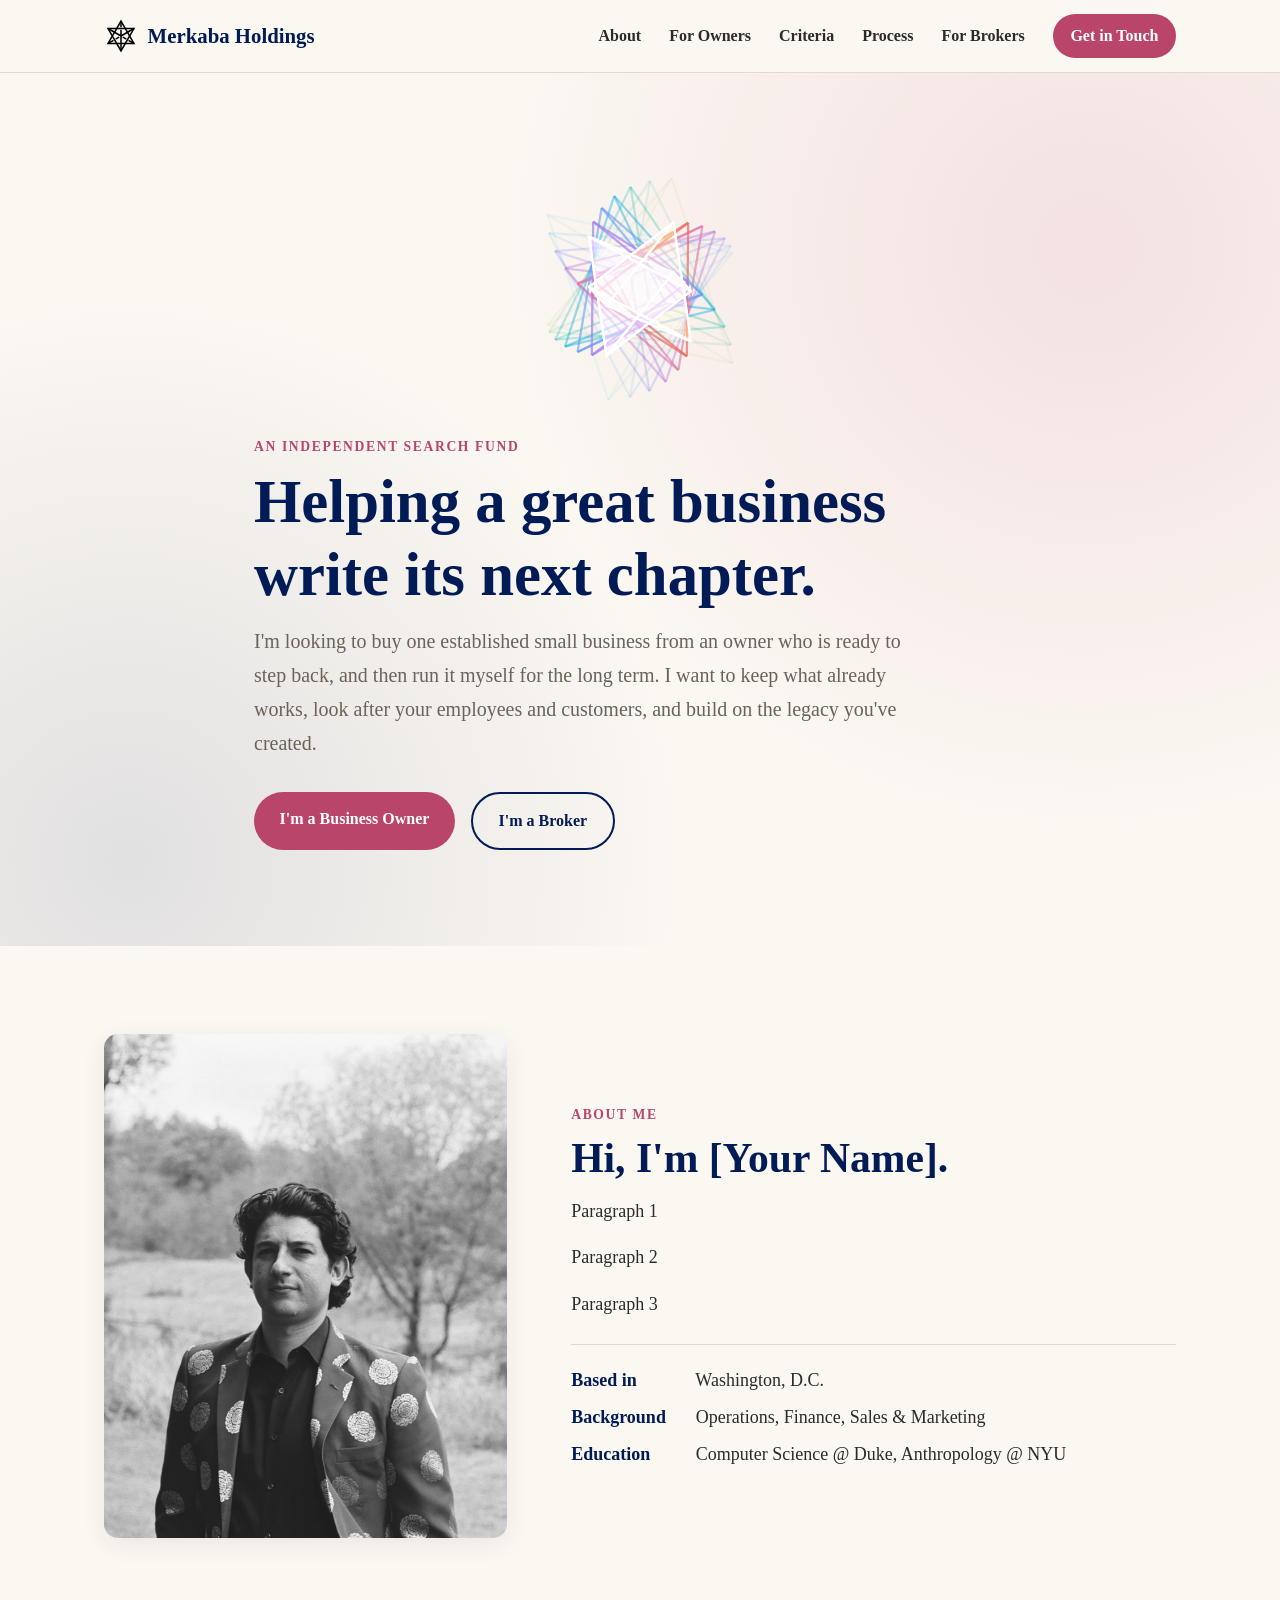
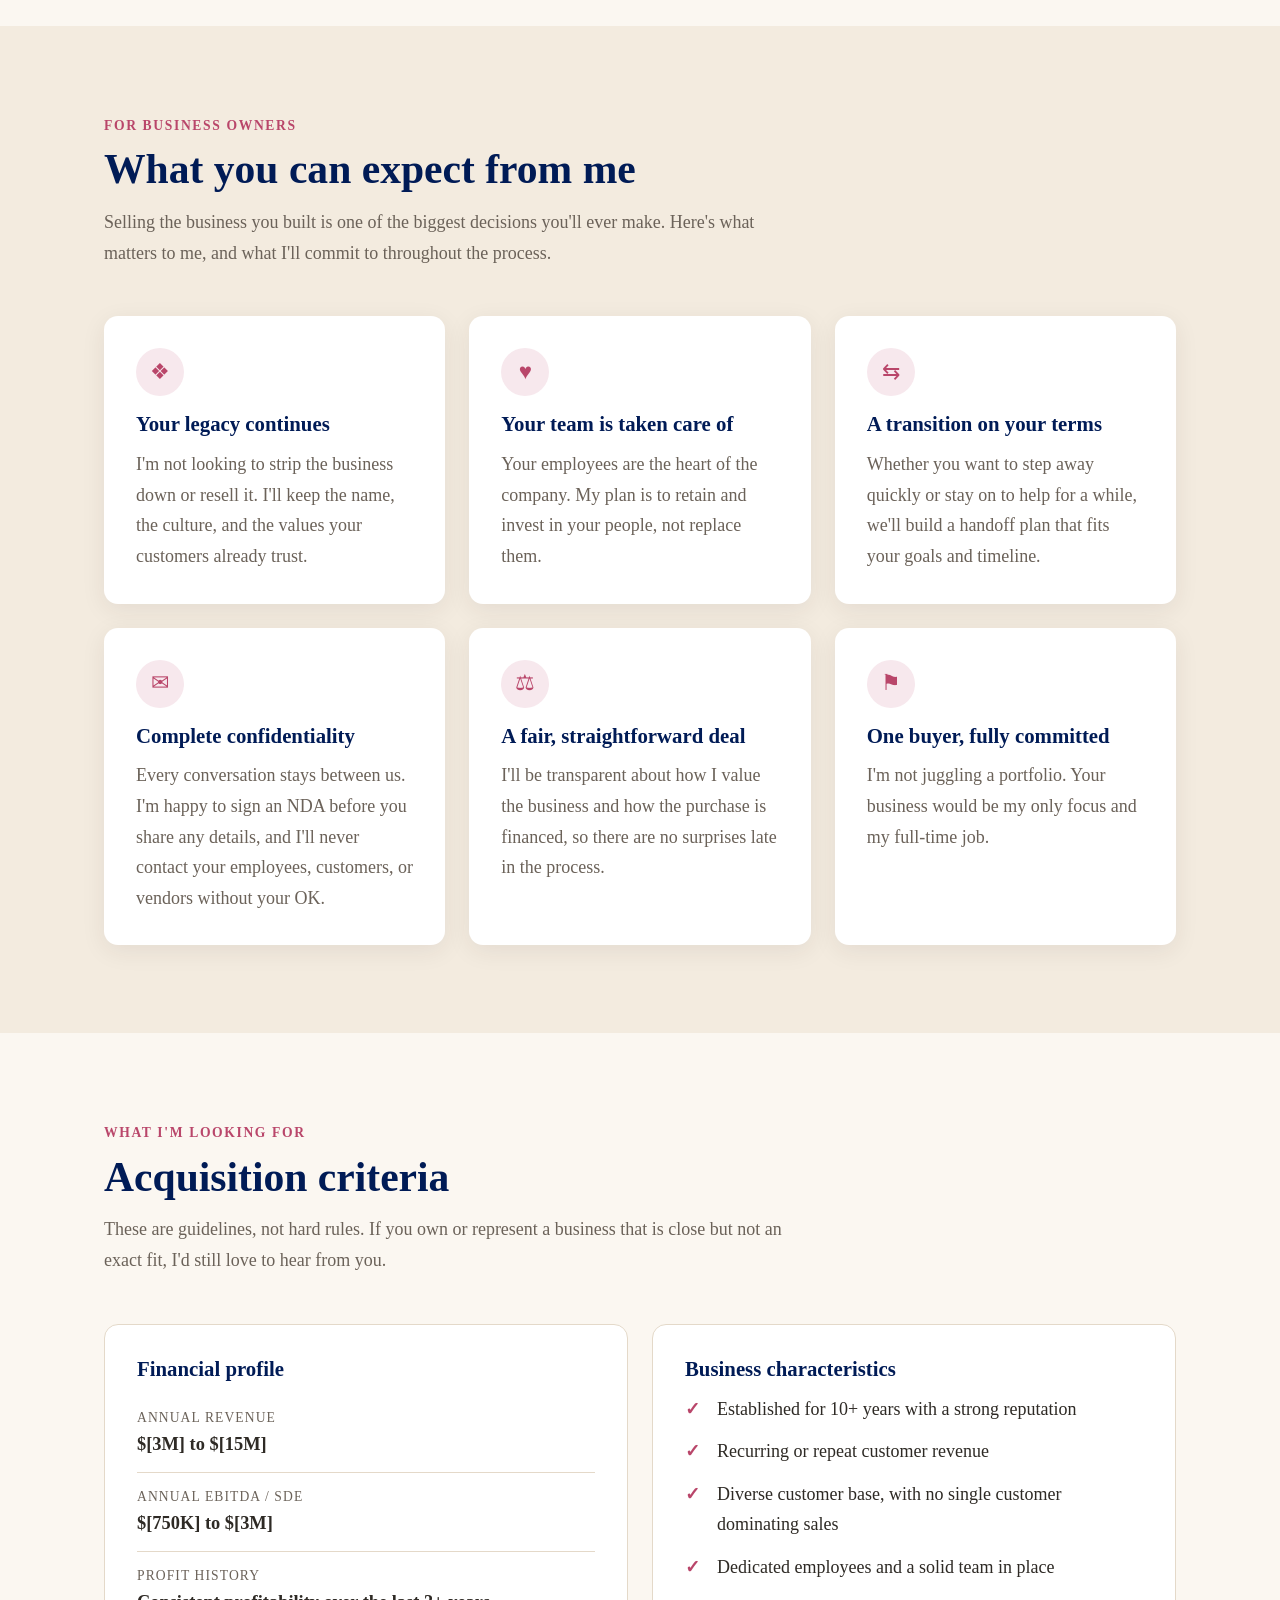
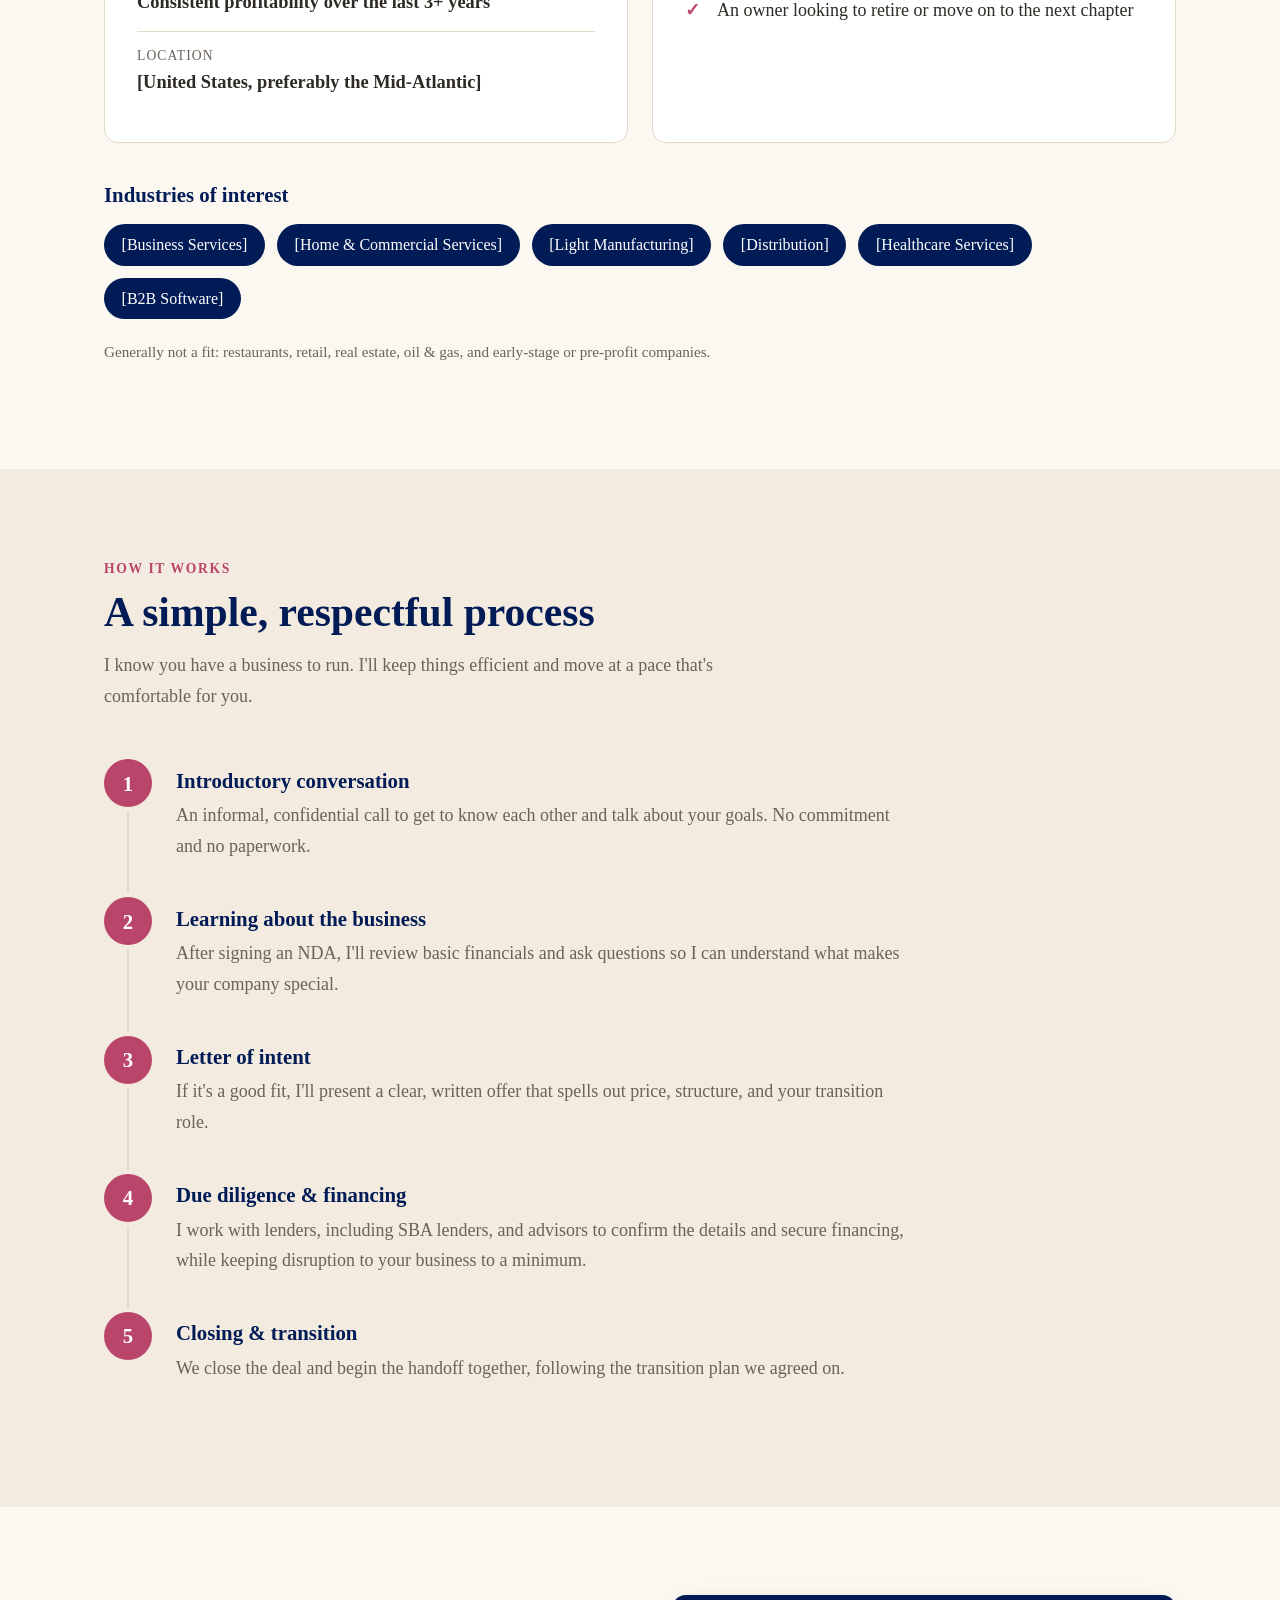
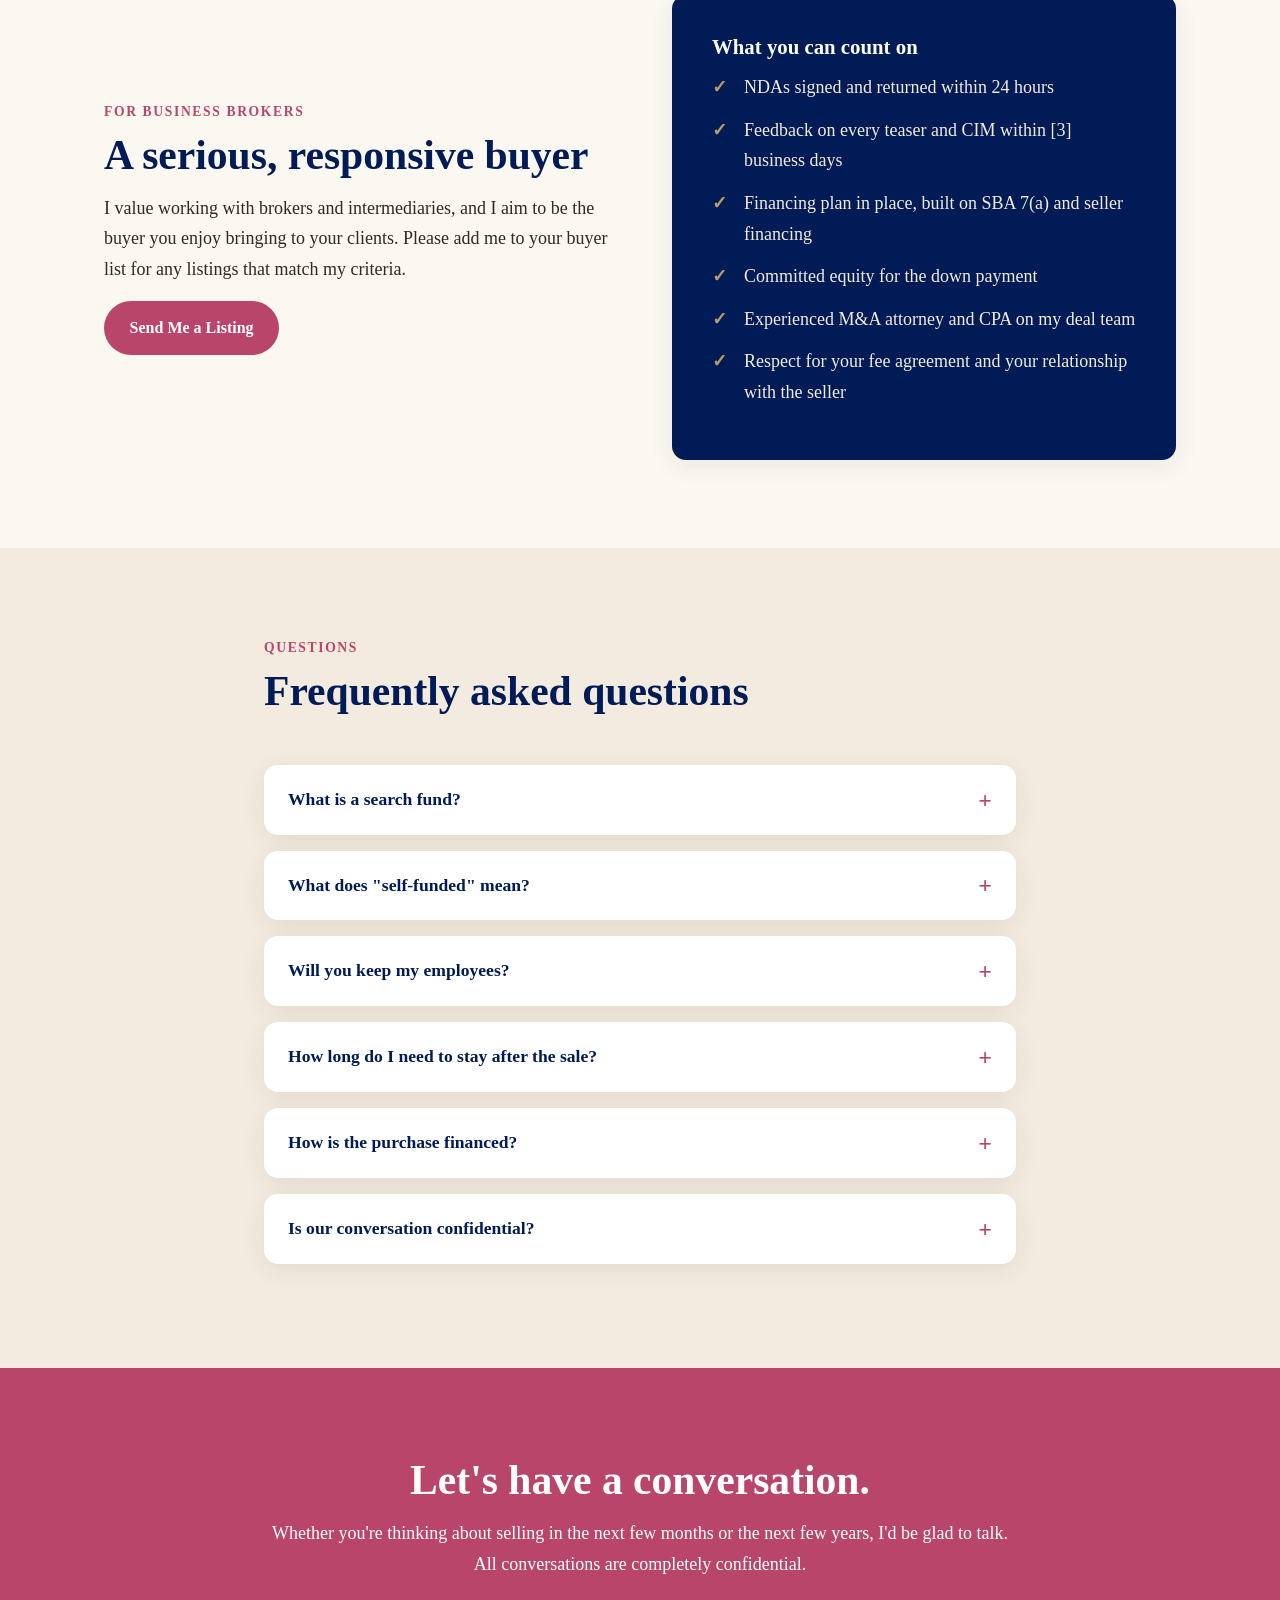
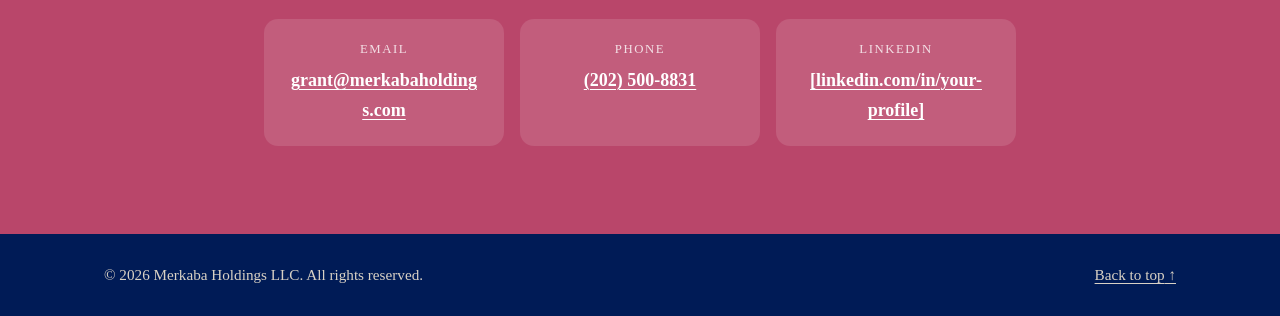
<file: index.html>
<!DOCTYPE html>
<html lang="en">
<head>
  <meta charset="UTF-8">
  <meta name="viewport" content="width=device-width, initial-scale=1.0">
  <title><!--c:browser-tab-search-preview|page-title:start-->Merkaba Holdings<!--c:browser-tab-search-preview|page-title:end--></title>
  <meta name="description" content="Merkaba Holdings is an independent search fund looking to acquire and personally operate one great small business for the long term."> <!--c:attr:browser-tab-search-preview|search-engine-description-->

  <!-- Social preview (what shows when you paste the link into email, LinkedIn, or a text) -->
  <meta property="og:title" content="Merkaba Holdings"> <!--c:attr:browser-tab-search-preview|social-share-title-->
  <meta property="og:description" content="Acquiring and personally operating one great business for the long term."> <!--c:attr:browser-tab-search-preview|social-share-description-->
  <meta property="og:type" content="website">

  <link rel="icon" href="images/logo.svg" type="image/svg+xml">

  <!-- Typography: Clarendon. It's a commercial font (not on Google Fonts),
       so it isn't loaded from a CDN here. Visitors currently see a
       fallback slab serif (Superclarendon on Mac/iOS, otherwise Georgia).
       To make true Clarendon render for every visitor, license it and
       self-host it — see the @font-face block at the top of
       css/styles.css and the README for step-by-step instructions. -->

  <link rel="stylesheet" href="css/styles.css">
  <script src="merkaba-mark.js"></script>
</head>
<body>

  <!-- ============================================================
       HEADER / NAVIGATION
       ============================================================ -->
  <header class="site-header">
    <div class="container nav-bar">
      <a href="#top" class="brand">
        <img src="images/logo.svg" alt="" class="brand-logo">
        <span><!--c:header-navigation|brand-name-next-to-the-logo:start-->Merkaba Holdings<!--c:header-navigation|brand-name-next-to-the-logo:end--></span>
      </a>

      <button class="nav-toggle" aria-label="Open menu" aria-expanded="false" aria-controls="site-nav">
        <span></span><span></span><span></span>
      </button>

      <nav id="site-nav" class="site-nav">
        <a href="#about"><!--c:header-navigation|nav-link-about:start-->About<!--c:header-navigation|nav-link-about:end--></a>
        <a href="#owners"><!--c:header-navigation|nav-link-for-owners:start-->For Owners<!--c:header-navigation|nav-link-for-owners:end--></a>
        <a href="#criteria"><!--c:header-navigation|nav-link-criteria:start-->Criteria<!--c:header-navigation|nav-link-criteria:end--></a>
        <a href="#process"><!--c:header-navigation|nav-link-process:start-->Process<!--c:header-navigation|nav-link-process:end--></a>
        <a href="#brokers"><!--c:header-navigation|nav-link-for-brokers:start-->For Brokers<!--c:header-navigation|nav-link-for-brokers:end--></a>
        <a href="#contact" class="nav-cta"><!--c:header-navigation|nav-link-get-in-touch-button:start-->Get in Touch<!--c:header-navigation|nav-link-get-in-touch-button:end--></a>
      </nav>
    </div>
  </header>

  <main id="top">

    <!-- ============================================================
         HERO
         ============================================================ -->
    <section class="hero">
      <div class="container hero-inner">
        <div class="hero-mark">
          <merkaba-mark size="160" theme="dark" echoes="6" speed="0.5"></merkaba-mark>
        </div>
        <p class="eyebrow"><!--c:hero|eyebrow:start-->An independent search fund<!--c:hero|eyebrow:end--></p>
        <h1><!--c:hero|headline:start-->Helping a great business write its next chapter.<!--c:hero|headline:end--></h1>
        <p class="hero-lead">
          <!--c:hero|lead-paragraph:start-->I'm looking to buy one established small business from an owner who is ready to step back, and then run it myself for the long term. I want to keep what already works, look after your employees and customers, and build on the legacy you've created.<!--c:hero|lead-paragraph:end-->
        </p>
        <div class="hero-actions">
          <a href="#owners" class="btn btn-primary"><!--c:hero|button-business-owner:start-->I'm a Business Owner<!--c:hero|button-business-owner:end--></a>
          <a href="#brokers" class="btn btn-secondary"><!--c:hero|button-broker:start-->I'm a Broker<!--c:hero|button-broker:end--></a>
        </div>
      </div>
    </section>

    <!-- ============================================================
         ABOUT ME
         Replace the photo at images/headshot.jpg and edit the text below.
         ============================================================ -->
    <section id="about" class="section">
      <div class="container about-grid">
        <div class="about-photo">
          <!-- To use your own photo: add it to the images folder and change the src below,
               e.g. src="images/headshot.jpg" -->
          <img src="images/headshot-real.png" alt="Portrait of [Your Name]"> <!--c:attr:about-me|photo-alt-text-->
        </div>

        <div class="about-text">
          <p class="eyebrow"><!--c:about-me|eyebrow:start-->About Me<!--c:about-me|eyebrow:end--></p>
          <h2><!--c:about-me|heading:start-->Hi, I'm [Your Name].<!--c:about-me|heading:end--></h2>
          <p>
            <!--c:about-me|bio-paragraph-1:start-->Paragraph 1<!--c:about-me|bio-paragraph-1:end-->
          </p>
          <p>
            <!--c:about-me|bio-paragraph-2:start-->Paragraph 2<!--c:about-me|bio-paragraph-2:end-->
          </p>
          <p>
            <!--c:about-me|bio-paragraph-3:start-->Paragraph 3<!--c:about-me|bio-paragraph-3:end-->
          </p>
          <ul class="about-facts">
            <!--c:about-me|quick-facts:start--><li><strong>Based in</strong> Washington, D.C.</li>
            <li><strong>Background</strong> Operations, Finance, Sales &amp; Marketing</li>
            <li><strong>Education</strong> Computer Science @ Duke, Anthropology @ NYU</li><!--c:about-me|quick-facts:end-->
          </ul>
        </div>
      </div>
    </section>

    <!-- ============================================================
         FOR BUSINESS OWNERS: WHY SELL TO ME
         ============================================================ -->
    <section id="owners" class="section section-tinted">
      <div class="container">
        <div class="section-heading">
          <p class="eyebrow"><!--c:for-business-owners|eyebrow:start-->For Business Owners<!--c:for-business-owners|eyebrow:end--></p>
          <h2><!--c:for-business-owners|heading:start-->What you can expect from me<!--c:for-business-owners|heading:end--></h2>
          <p>
            <!--c:for-business-owners|intro-paragraph:start-->Selling the business you built is one of the biggest decisions you'll ever make. Here's what matters to me, and what I'll commit to throughout the process.<!--c:for-business-owners|intro-paragraph:end-->
          </p>
        </div>

        <div class="card-grid">
          <article class="card">
            <div class="card-icon" aria-hidden="true">&#10070;</div>
            <h3><!--c:for-business-owners|card-1-title:start-->Your legacy continues<!--c:for-business-owners|card-1-title:end--></h3>
            <p>
              <!--c:for-business-owners|card-1-body:start-->I'm not looking to strip the business down or resell it. I'll keep the name, the culture, and the values your customers already trust.<!--c:for-business-owners|card-1-body:end-->
            </p>
          </article>

          <article class="card">
            <div class="card-icon" aria-hidden="true">&#9829;</div>
            <h3><!--c:for-business-owners|card-2-title:start-->Your team is taken care of<!--c:for-business-owners|card-2-title:end--></h3>
            <p>
              <!--c:for-business-owners|card-2-body:start-->Your employees are the heart of the company. My plan is to retain and invest in your people, not replace them.<!--c:for-business-owners|card-2-body:end-->
            </p>
          </article>

          <article class="card">
            <div class="card-icon" aria-hidden="true">&#8646;</div>
            <h3><!--c:for-business-owners|card-3-title:start-->A transition on your terms<!--c:for-business-owners|card-3-title:end--></h3>
            <p>
              <!--c:for-business-owners|card-3-body:start-->Whether you want to step away quickly or stay on to help for a while, we'll build a handoff plan that fits your goals and timeline.<!--c:for-business-owners|card-3-body:end-->
            </p>
          </article>

          <article class="card">
            <div class="card-icon" aria-hidden="true">&#9993;</div>
            <h3><!--c:for-business-owners|card-4-title:start-->Complete confidentiality<!--c:for-business-owners|card-4-title:end--></h3>
            <p>
              <!--c:for-business-owners|card-4-body:start-->Every conversation stays between us. I'm happy to sign an NDA before you share any details, and I'll never contact your employees, customers, or vendors without your OK.<!--c:for-business-owners|card-4-body:end-->
            </p>
          </article>

          <article class="card">
            <div class="card-icon" aria-hidden="true">&#9878;</div>
            <h3><!--c:for-business-owners|card-5-title:start-->A fair, straightforward deal<!--c:for-business-owners|card-5-title:end--></h3>
            <p>
              <!--c:for-business-owners|card-5-body:start-->I'll be transparent about how I value the business and how the purchase is financed, so there are no surprises late in the process.<!--c:for-business-owners|card-5-body:end-->
            </p>
          </article>

          <article class="card">
            <div class="card-icon" aria-hidden="true">&#9873;</div>
            <h3><!--c:for-business-owners|card-6-title:start-->One buyer, fully committed<!--c:for-business-owners|card-6-title:end--></h3>
            <p>
              <!--c:for-business-owners|card-6-body:start-->I'm not juggling a portfolio. Your business would be my only focus and my full-time job.<!--c:for-business-owners|card-6-body:end-->
            </p>
          </article>
        </div>
      </div>
    </section>

    <!-- ============================================================
         ACQUISITION CRITERIA
         Update the numbers and industries to match your search.
         ============================================================ -->
    <section id="criteria" class="section">
      <div class="container">
        <div class="section-heading">
          <p class="eyebrow"><!--c:acquisition-criteria|eyebrow:start-->What I'm Looking For<!--c:acquisition-criteria|eyebrow:end--></p>
          <h2><!--c:acquisition-criteria|heading:start-->Acquisition criteria<!--c:acquisition-criteria|heading:end--></h2>
          <p>
            <!--c:acquisition-criteria|intro-paragraph:start-->These are guidelines, not hard rules. If you own or represent a business that is close but not an exact fit, I'd still love to hear from you.<!--c:acquisition-criteria|intro-paragraph:end-->
          </p>
        </div>

        <div class="criteria-grid">
          <div class="criteria-box">
            <h3>Financial profile</h3>
            <dl class="criteria-list">
              <!--c:acquisition-criteria|financial-profile:start--><div><dt>Annual revenue</dt><dd>$[3M] to $[15M]</dd></div>
              <div><dt>Annual EBITDA / SDE</dt><dd>$[750K] to $[3M]</dd></div>
              <div><dt>Profit history</dt><dd>Consistent profitability over the last 3+ years</dd></div>
              <div><dt>Location</dt><dd>[United States, preferably the Mid-Atlantic]</dd></div><!--c:acquisition-criteria|financial-profile:end-->
            </dl>
          </div>

          <div class="criteria-box">
            <h3>Business characteristics</h3>
            <ul class="check-list">
              <!--c:acquisition-criteria|business-characteristics:start--><li>Established for 10+ years with a strong reputation</li>
            <li>Recurring or repeat customer revenue</li>
            <li>Diverse customer base, with no single customer dominating sales</li>
            <li>Dedicated employees and a solid team in place</li>
            <li>An owner looking to retire or move on to the next chapter</li><!--c:acquisition-criteria|business-characteristics:end-->
            </ul>
          </div>
        </div>

        <div class="industries">
          <h3><!--c:acquisition-criteria|industries-of-interest-heading:start-->Industries of interest<!--c:acquisition-criteria|industries-of-interest-heading:end--></h3>
          <ul class="tag-list">
            <!--c:acquisition-criteria|industries-of-interest-tags:start--><li>[Business Services]</li>
            <li>[Home &amp; Commercial Services]</li>
            <li>[Light Manufacturing]</li>
            <li>[Distribution]</li>
            <li>[Healthcare Services]</li>
            <li>[B2B Software]</li><!--c:acquisition-criteria|industries-of-interest-tags:end-->
          </ul>
          <p class="small-note">
            <!--c:acquisition-criteria|note-below-industries:start-->Generally not a fit: restaurants, retail, real estate, oil &amp; gas, and early-stage or pre-profit companies.<!--c:acquisition-criteria|note-below-industries:end-->
          </p>
        </div>
      </div>
    </section>

    <!-- ============================================================
         PROCESS
         ============================================================ -->
    <section id="process" class="section section-tinted">
      <div class="container">
        <div class="section-heading">
          <p class="eyebrow"><!--c:process|eyebrow:start-->How It Works<!--c:process|eyebrow:end--></p>
          <h2><!--c:process|heading:start-->A simple, respectful process<!--c:process|heading:end--></h2>
          <p>
            <!--c:process|intro-paragraph:start-->I know you have a business to run. I'll keep things efficient and move at a pace that's comfortable for you.<!--c:process|intro-paragraph:end-->
          </p>
        </div>

        <ol class="steps">
          <li class="step">
            <span class="step-number">1</span>
            <div>
              <h3><!--c:process|step-1-title:start-->Introductory conversation<!--c:process|step-1-title:end--></h3>
              <p><!--c:process|step-1-body:start-->An informal, confidential call to get to know each other and talk about your goals. No commitment and no paperwork.<!--c:process|step-1-body:end--></p>
            </div>
          </li>
          <li class="step">
            <span class="step-number">2</span>
            <div>
              <h3><!--c:process|step-2-title:start-->Learning about the business<!--c:process|step-2-title:end--></h3>
              <p><!--c:process|step-2-body:start-->After signing an NDA, I'll review basic financials and ask questions so I can understand what makes your company special.<!--c:process|step-2-body:end--></p>
            </div>
          </li>
          <li class="step">
            <span class="step-number">3</span>
            <div>
              <h3><!--c:process|step-3-title:start-->Letter of intent<!--c:process|step-3-title:end--></h3>
              <p><!--c:process|step-3-body:start-->If it's a good fit, I'll present a clear, written offer that spells out price, structure, and your transition role.<!--c:process|step-3-body:end--></p>
            </div>
          </li>
          <li class="step">
            <span class="step-number">4</span>
            <div>
              <h3><!--c:process|step-4-title:start-->Due diligence &amp; financing<!--c:process|step-4-title:end--></h3>
              <p><!--c:process|step-4-body:start-->I work with lenders, including SBA lenders, and advisors to confirm the details and secure financing, while keeping disruption to your business to a minimum.<!--c:process|step-4-body:end--></p>
            </div>
          </li>
          <li class="step">
            <span class="step-number">5</span>
            <div>
              <h3><!--c:process|step-5-title:start-->Closing &amp; transition<!--c:process|step-5-title:end--></h3>
              <p><!--c:process|step-5-body:start-->We close the deal and begin the handoff together, following the transition plan we agreed on.<!--c:process|step-5-body:end--></p>
            </div>
          </li>
        </ol>
      </div>
    </section>

    <!-- ============================================================
         FOR BROKERS
         ============================================================ -->
    <section id="brokers" class="section">
      <div class="container brokers-grid">
        <div>
          <p class="eyebrow"><!--c:for-brokers|eyebrow:start-->For Business Brokers<!--c:for-brokers|eyebrow:end--></p>
          <h2><!--c:for-brokers|heading:start-->A serious, responsive buyer<!--c:for-brokers|heading:end--></h2>
          <p>
            <!--c:for-brokers|intro-paragraph:start-->I value working with brokers and intermediaries, and I aim to be the buyer you enjoy bringing to your clients. Please add me to your buyer list for any listings that match my criteria.<!--c:for-brokers|intro-paragraph:end-->
          </p>
          <a href="#contact" class="btn btn-primary"><!--c:for-brokers|button:start-->Send Me a Listing<!--c:for-brokers|button:end--></a>
        </div>

        <div class="broker-card">
          <h3><!--c:for-brokers|side-card-heading:start-->What you can count on<!--c:for-brokers|side-card-heading:end--></h3>
          <ul class="check-list">
            <!--c:for-brokers|side-card-checklist:start--><li>NDAs signed and returned within 24 hours</li>
            <li>Feedback on every teaser and CIM within [3] business days</li>
            <li>Financing plan in place, built on SBA 7(a) and seller financing</li>
            <li>Committed equity for the down payment</li>
            <li>Experienced M&amp;A attorney and CPA on my deal team</li>
            <li>Respect for your fee agreement and your relationship with the seller</li><!--c:for-brokers|side-card-checklist:end-->
          </ul>
        </div>
      </div>
    </section>

    <!-- ============================================================
         FAQ
         Each <details> block is one question. Copy one to add more.
         ============================================================ -->
    <section id="faq" class="section section-tinted">
      <div class="container narrow">
        <div class="section-heading">
          <p class="eyebrow"><!--c:frequently-asked-questions|eyebrow:start-->Questions<!--c:frequently-asked-questions|eyebrow:end--></p>
          <h2><!--c:frequently-asked-questions|heading:start-->Frequently asked questions<!--c:frequently-asked-questions|heading:end--></h2>
        </div>

        <div class="faq-list">
          <details>
            <!--c:frequently-asked-questions|question-1:start--><summary>What is a search fund?</summary>
            <p>
              A search fund is a way for an individual to find, buy, and personally run one established small business. Unlike a private equity firm, a searcher becomes the full-time CEO of the company they buy and typically plans to own it for many years.
            </p><!--c:frequently-asked-questions|question-1:end-->
          </details>

          <details>
            <!--c:frequently-asked-questions|question-2:start--><summary>What does "self-funded" mean?</summary>
            <p>
              It means I'm funding my search myself instead of raising money from outside investors up front. For the purchase itself, I use a combination of SBA-backed bank loans, my own equity, and sometimes seller financing. Because I answer to no investment committee, I can be flexible on deal structure and move quickly.
            </p><!--c:frequently-asked-questions|question-2:end-->
          </details>

          <details>
            <!--c:frequently-asked-questions|question-3:start--><summary>Will you keep my employees?</summary>
            <p>
              Yes. A business is only as strong as its people, and I'm buying yours because it already works. I plan to keep your team in place and invest in their growth.
            </p><!--c:frequently-asked-questions|question-3:end-->
          </details>

          <details>
            <!--c:frequently-asked-questions|question-4:start--><summary>How long do I need to stay after the sale?</summary>
            <p>
              That's up to you. Most transitions last anywhere from a few months to a year, and we'll agree on the details together before closing.
            </p><!--c:frequently-asked-questions|question-4:end-->
          </details>

          <details>
            <!--c:frequently-asked-questions|question-5:start--><summary>How is the purchase financed?</summary>
            <p>
              Most acquisitions I pursue are financed through an SBA 7(a) loan, my own equity investment, and in some cases a seller note. I'll explain the structure clearly in any offer so you know exactly how and when you'll be paid.
            </p><!--c:frequently-asked-questions|question-5:end-->
          </details>

          <details>
            <!--c:frequently-asked-questions|question-6:start--><summary>Is our conversation confidential?</summary>
            <p>
              Absolutely. I'll never share that we've spoken, and I'm happy to sign an NDA before any business details are exchanged.
            </p><!--c:frequently-asked-questions|question-6:end-->
          </details>
        </div>
      </div>
    </section>

    <!-- ============================================================
         CONTACT
         Update your email, phone, and LinkedIn below.
         ============================================================ -->
    <section id="contact" class="section contact-section">
      <div class="container narrow contact-inner">
        <h2><!--c:contact|heading:start-->Let's have a conversation.<!--c:contact|heading:end--></h2>
        <p>
          <!--c:contact|intro-paragraph:start-->Whether you're thinking about selling in the next few months or the next few years, I'd be glad to talk. All conversations are completely confidential.<!--c:contact|intro-paragraph:end-->
        </p>

        <div class="contact-methods">
          <div class="contact-item">
            <span class="contact-label">Email</span>
            <a href="mailto:grant@merkabaholdings.com"><!--c:contact|email:start-->grant@merkabaholdings.com<!--c:contact|email:end--></a>
          </div>
          <div class="contact-item">
            <span class="contact-label">Phone</span>
            <a href="tel:+12025008831"><!--c:contact|phone:start-->(202) 500-8831<!--c:contact|phone:end--></a>
          </div>
          <div class="contact-item">
            <span class="contact-label">LinkedIn</span>
            <a href="[https://www.linkedin.com/in/your-profile]" target="_blank" rel="noopener"> <!--c:attr:contact|linkedin-url--><!--c:contact|linkedin-display-text:start-->[linkedin.com/in/your-profile]<!--c:contact|linkedin-display-text:end--></a>
          </div>
        </div>
      </div>
    </section>

  </main>

  <!-- ============================================================
       FOOTER
       ============================================================ -->
  <footer class="site-footer">
    <div class="container footer-inner">
      <p>&copy; <span id="year"></span> <!--c:footer|copyright-text:start-->Merkaba Holdings LLC. All rights reserved.<!--c:footer|copyright-text:end--></p>
      <p><a href="#top"><!--c:footer|back-to-top-link-text:start-->Back to top<!--c:footer|back-to-top-link-text:end--> &uarr;</a></p>
    </div>
  </footer>

  <script src="js/main.js"></script>
</body>
</html>
</file>
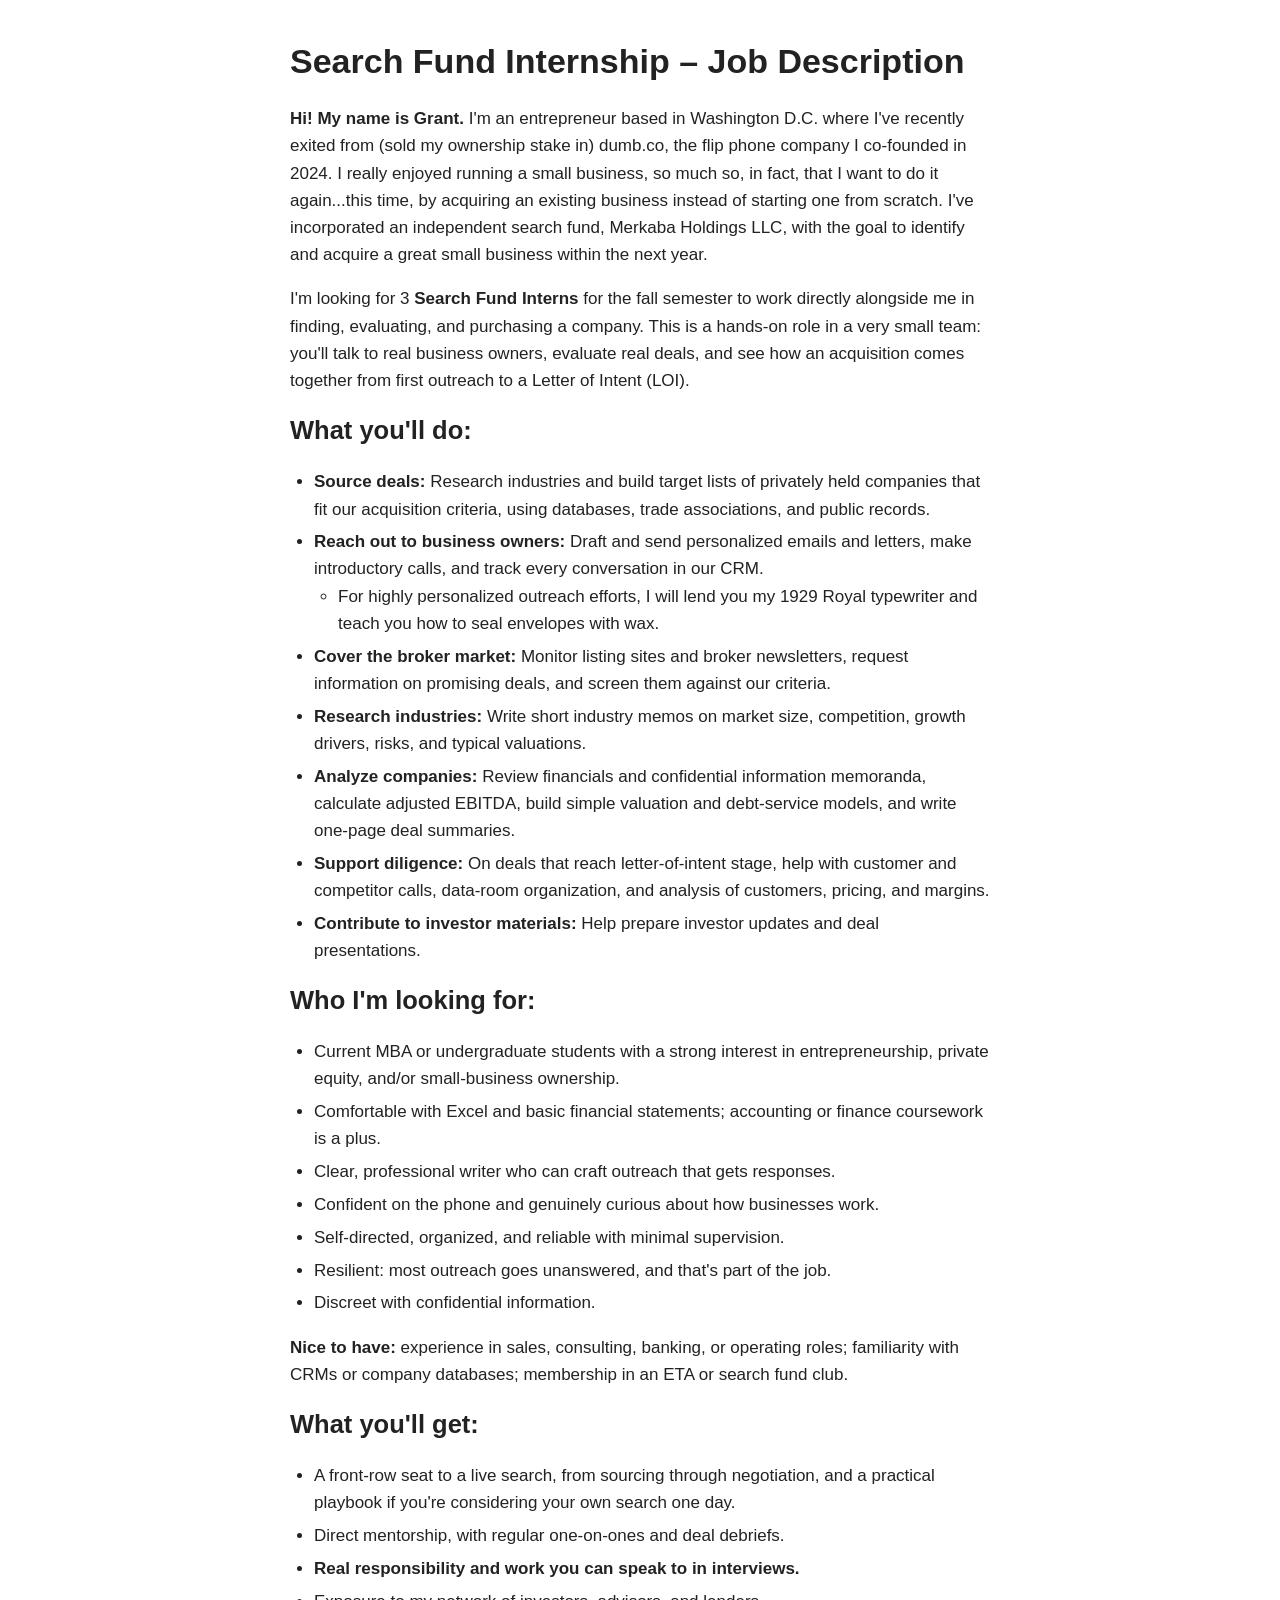
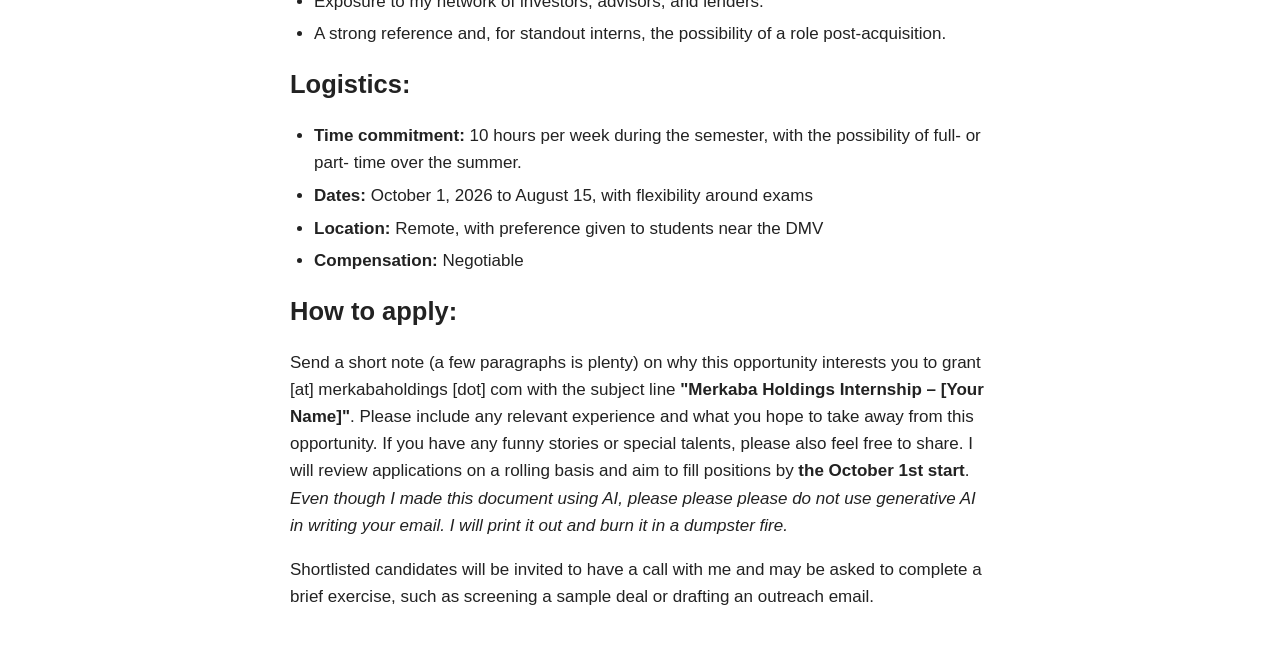
<file: internship/index.html>
<!DOCTYPE html>
<html lang="en">
<head>
  <meta charset="UTF-8">
  <meta name="viewport" content="width=device-width, initial-scale=1.0">
  <title>Search Fund Internship — Merkaba Holdings</title>
  <style>
    body {
      max-width: 700px;
      margin: 2.5rem auto;
      padding: 0 1.25rem;
      font-family: -apple-system, "Segoe UI", Helvetica, Arial, sans-serif;
      font-size: 17px;
      line-height: 1.6;
      color: #222;
    }
    h1, h2, h3 { line-height: 1.25; }
    ul { padding-left: 1.5rem; }
    li + li { margin-top: 0.35rem; }
    a { color: #0645ad; }
    #content[hidden] { display: none; }
    #error { display: none; }
  </style>
</head>
<body>
  <div id="content" hidden></div>
  <p id="error">Couldn't load the page content. Try refreshing.</p>

  <script>
    // Small, deliberately plain Markdown-to-HTML converter — just enough
    // for headings, paragraphs, bold/italic, links, and simple lists.
    function escapeHtml(text) {
      return text.replace(/</g, "&lt;").replace(/>/g, "&gt;");
    }

    function renderInline(text) {
      let html = escapeHtml(text);
      html = html.replace(/\*\*(.+?)\*\*/g, "<strong>$1</strong>");
      html = html.replace(/\*(.+?)\*/g, "<em>$1</em>");
      html = html.replace(/\[([^\]]+)\]\(([^)]+)\)/g, '<a href="$2">$1</a>');
      html = html.replace(/\\([\\`*_{}\[\]()#+.!>-])/g, "$1");
      return html;
    }

    function renderMarkdown(markdown) {
      const blocks = markdown.trim().split(/\n{2,}/);
      let html = "";

      for (const block of blocks) {
        const lines = block.split("\n");

        if (/^### /.test(lines[0])) {
          html += `<h3>${renderInline(lines[0].slice(4))}</h3>\n`;
        } else if (/^## /.test(lines[0])) {
          html += `<h2>${renderInline(lines[0].slice(3))}</h2>\n`;
        } else if (/^# /.test(lines[0])) {
          html += `<h1>${renderInline(lines[0].slice(2))}</h1>\n`;
        } else if (lines.every(l => /^\s*[-*]\s+/.test(l))) {
          let itemsHtml = "";
          let i = 0;
          while (i < lines.length) {
            const itemText = lines[i].replace(/^\s*[-*]\s+/, "");
            let li = `<li>${renderInline(itemText)}`;
            let j = i + 1;
            const nestedItems = [];
            while (j < lines.length && /^\s{2,}[-*]\s+/.test(lines[j])) {
              nestedItems.push(lines[j].replace(/^\s*[-*]\s+/, ""));
              j++;
            }
            if (nestedItems.length) {
              li += "<ul>" + nestedItems.map(t => `<li>${renderInline(t)}</li>`).join("") + "</ul>";
            }
            li += "</li>\n";
            itemsHtml += li;
            i = j;
          }
          html += `<ul>\n${itemsHtml}</ul>\n`;
        } else {
          html += `<p>${renderInline(lines.join(" "))}</p>\n`;
        }
      }
      return html;
    }

    fetch("../internship.md")
      .then(response => {
        if (!response.ok) throw new Error("fetch failed");
        return response.text();
      })
      .then(markdown => {
        document.getElementById("content").innerHTML = renderMarkdown(markdown);
        document.getElementById("content").hidden = false;
      })
      .catch(() => {
        document.getElementById("error").style.display = "block";
      });
  </script>
</body>
</html>
</file>
<file: css/styles.css>
/* ==========================================================================
   Merkaba Holdings: Stylesheet
   --------------------------------------------------------------------------
   The easiest way to restyle the site is to change the variables in
   :root below. Every color and font on the page comes from these values.
   ========================================================================== */

/* ==========================================================================
   Clarendon (self-hosted)
   --------------------------------------------------------------------------
   Clarendon is a commercial typeface — it isn't available on Google Fonts,
   so it can't be linked from a free CDN. Once you own a license and have
   the font files, drop them in a "fonts" folder next to this stylesheet
   and uncomment the block below. See the README for where to buy it and
   exactly which files to add.
   ========================================================================== */

/*
@font-face {
  font-family: "Clarendon";
  src: url("../fonts/Clarendon-Regular.woff2") format("woff2"),
       url("../fonts/Clarendon-Regular.woff") format("woff");
  font-weight: 400;
  font-style: normal;
  font-display: swap;
}

@font-face {
  font-family: "Clarendon";
  src: url("../fonts/Clarendon-Bold.woff2") format("woff2"),
       url("../fonts/Clarendon-Bold.woff") format("woff");
  font-weight: 600;
  font-style: normal;
  font-display: swap;
}
*/

:root {
  /* Colors */
  --color-bg:          #FBF7F1;  /* warm cream page background */
  --color-bg-tinted:   #F3EBDF;  /* slightly darker cream for alternating sections */
  --color-surface:     #FFFFFF;  /* cards */
  --color-text:        #2E2A25;  /* main text (warm charcoal) */
  --color-text-muted:  #6B6259;  /* secondary text */
  --color-primary:     #B9466A;  /* magenta accent (buttons, highlights) */
  --color-primary-rgb: 185, 70, 106;
  --color-primary-dark:#00133D;  /* deep navy for hover states */
  --color-secondary:   #001B56;  /* navy (headings, footer) */
  --color-secondary-rgb: 0, 27, 86;
  --color-accent:      #B89E65;  /* gold (decorative accents) */
  --color-border:      #E4D9C9;  /* subtle borders */

  /* Fonts
     True "Clarendon" is a commercial font — no browser has it built in, so
     it needs to be self-hosted (see the @font-face block above and the
     README) or loaded via Adobe Fonts before it will actually render.
     Until then, "Superclarendon" (Apple's close visual match, bundled
     with every Mac/iPhone/iPad) is used as a no-license-needed fallback,
     then a generic slab serif for everyone else. */
  --font-heading: "Clarendon", "Clarendon URW", "Clarendon Std", "Superclarendon", "Bookman Old Style", Georgia, "Times New Roman", serif;
  --font-body:    "Clarendon", "Clarendon URW", "Clarendon Std", "Superclarendon", "Bookman Old Style", Georgia, "Times New Roman", serif;

  /* Layout */
  --max-width: 1120px;
  --radius: 14px;
  --shadow: 0 6px 24px rgba(46, 42, 37, 0.08);
  --header-height: 72px;
}

/* ==========================================================================
   Base styles
   ========================================================================== */

*,
*::before,
*::after {
  box-sizing: border-box;
}

html {
  scroll-behavior: smooth;
  /* Keeps section titles from hiding under the sticky header when you click a nav link */
  scroll-padding-top: var(--header-height);
}

body {
  margin: 0;
  background: var(--color-bg);
  color: var(--color-text);
  font-family: var(--font-body);
  font-size: 1.125rem;
  line-height: 1.7;
  -webkit-font-smoothing: antialiased;
}

img {
  max-width: 100%;
  display: block;
}

h1, h2, h3 {
  font-family: var(--font-heading);
  font-weight: 600;
  color: var(--color-secondary);
  line-height: 1.2;
  margin: 0 0 0.75rem;
}

h1 { font-size: clamp(2.4rem, 5vw, 3.8rem); }
h2 { font-size: clamp(1.9rem, 3.5vw, 2.6rem); }
h3 { font-size: 1.3rem; }

p { margin: 0 0 1rem; }

a {
  color: var(--color-primary);
  text-decoration-thickness: 1px;
  text-underline-offset: 3px;
}

a:hover { color: var(--color-primary-dark); }

/* Centered content column used by every section */
.container {
  width: 100%;
  max-width: var(--max-width);
  margin: 0 auto;
  padding: 0 1.5rem;
}

.container.narrow { max-width: 800px; }

/* Small uppercase label above headings */
.eyebrow {
  font-size: 0.85rem;
  font-weight: 600;
  letter-spacing: 0.12em;
  text-transform: uppercase;
  color: var(--color-primary);
  margin-bottom: 0.5rem;
}

/* ==========================================================================
   Buttons
   ========================================================================== */

.btn {
  display: inline-block;
  padding: 0.85rem 1.6rem;
  border-radius: 999px;
  font-weight: 600;
  font-size: 1rem;
  text-decoration: none;
  transition: background-color 0.2s, color 0.2s, transform 0.2s;
}

.btn:hover { transform: translateY(-2px); }

.btn-primary {
  background: var(--color-primary);
  color: #fff;
}

.btn-primary:hover {
  background: var(--color-primary-dark);
  color: #fff;
}

.btn-secondary {
  background: transparent;
  color: var(--color-secondary);
  border: 2px solid var(--color-secondary);
}

.btn-secondary:hover {
  background: var(--color-secondary);
  color: #fff;
}

/* ==========================================================================
   Header & navigation
   ========================================================================== */

.site-header {
  position: sticky;
  top: 0;
  z-index: 100;
  background: rgba(251, 247, 241, 0.95);
  backdrop-filter: blur(8px);
  border-bottom: 1px solid var(--color-border);
}

.nav-bar {
  display: flex;
  align-items: center;
  justify-content: space-between;
  height: var(--header-height);
}

.brand {
  display: flex;
  align-items: center;
  gap: 0.6rem;
  font-family: var(--font-heading);
  font-size: 1.3rem;
  font-weight: 600;
  color: var(--color-secondary);
  text-decoration: none;
}

.brand-logo {
  width: 34px;
  height: 34px;
}

.site-nav {
  display: flex;
  align-items: center;
  gap: 1.75rem;
}

.site-nav a {
  color: var(--color-text);
  text-decoration: none;
  font-size: 1rem;
  font-weight: 600;
}

.site-nav a:hover { color: var(--color-primary); }

.site-nav .nav-cta {
  background: var(--color-primary);
  color: #fff;
  padding: 0.5rem 1.1rem;
  border-radius: 999px;
}

.site-nav .nav-cta:hover {
  background: var(--color-primary-dark);
  color: #fff;
}

/* Hamburger button: hidden on desktop, shown on small screens */
.nav-toggle {
  display: none;
  flex-direction: column;
  gap: 5px;
  background: none;
  border: none;
  padding: 0.5rem;
  cursor: pointer;
}

.nav-toggle span {
  display: block;
  width: 24px;
  height: 2px;
  background: var(--color-secondary);
  transition: transform 0.2s, opacity 0.2s;
}

/* ==========================================================================
   Hero
   ========================================================================== */

.hero {
  padding: 7rem 0 6rem;
  background:
    radial-gradient(circle at 85% 20%, rgba(var(--color-primary-rgb), 0.12), transparent 45%),
    radial-gradient(circle at 10% 90%, rgba(var(--color-secondary-rgb), 0.10), transparent 40%),
    var(--color-bg);
}

.hero-inner { max-width: 820px; }

.hero-mark {
  display: flex;
  justify-content: center;
  margin-bottom: 2rem;
}

.hero-mark merkaba-mark {
  border-radius: 50%;
  padding: 1.5rem;
}

.hero-lead {
  font-size: 1.25rem;
  color: var(--color-text-muted);
  max-width: 680px;
  margin-bottom: 2rem;
}

.hero-actions {
  display: flex;
  flex-wrap: wrap;
  gap: 1rem;
}

/* ==========================================================================
   Generic section styles
   ========================================================================== */

.section { padding: 5.5rem 0; }

.section-tinted { background: var(--color-bg-tinted); }

.section-heading {
  max-width: 700px;
  margin-bottom: 3rem;
}

.section-heading p:last-child { color: var(--color-text-muted); }

/* ==========================================================================
   About
   ========================================================================== */

.about-grid {
  display: grid;
  grid-template-columns: 2fr 3fr;
  gap: 4rem;
  align-items: center;
}

.about-photo img {
  width: 100%;
  aspect-ratio: 4 / 5;
  object-fit: cover;
  border-radius: var(--radius);
  box-shadow: var(--shadow);
}

.about-facts {
  list-style: none;
  padding: 1.25rem 0 0;
  margin: 1.5rem 0 0;
  border-top: 1px solid var(--color-border);
  display: grid;
  gap: 0.4rem;
}

.about-facts strong {
  display: inline-block;
  min-width: 7.5rem;
  color: var(--color-secondary);
}

/* ==========================================================================
   Cards (For Owners section)
   ========================================================================== */

.card-grid {
  display: grid;
  grid-template-columns: repeat(auto-fit, minmax(280px, 1fr));
  gap: 1.5rem;
}

.card {
  background: var(--color-surface);
  border-radius: var(--radius);
  padding: 2rem;
  box-shadow: var(--shadow);
}

.card p {
  color: var(--color-text-muted);
  margin: 0;
}

.card-icon {
  width: 48px;
  height: 48px;
  display: grid;
  place-items: center;
  border-radius: 50%;
  background: rgba(var(--color-primary-rgb), 0.12);
  color: var(--color-primary);
  font-size: 1.4rem;
  margin-bottom: 1rem;
}

/* ==========================================================================
   Criteria
   ========================================================================== */

.criteria-grid {
  display: grid;
  grid-template-columns: 1fr 1fr;
  gap: 1.5rem;
  margin-bottom: 2.5rem;
}

.criteria-box {
  background: var(--color-surface);
  border: 1px solid var(--color-border);
  border-radius: var(--radius);
  padding: 2rem;
}

.criteria-list { margin: 0; }

.criteria-list div {
  padding: 0.75rem 0;
  border-bottom: 1px solid var(--color-border);
}

.criteria-list div:last-child { border-bottom: none; }

.criteria-list dt {
  font-size: 0.85rem;
  text-transform: uppercase;
  letter-spacing: 0.08em;
  color: var(--color-text-muted);
}

.criteria-list dd {
  margin: 0;
  font-weight: 600;
  font-size: 1.15rem;
}

/* List with check marks, used in Criteria and Brokers sections */
.check-list {
  list-style: none;
  padding: 0;
  margin: 0;
}

.check-list li {
  position: relative;
  padding-left: 2rem;
  margin-bottom: 0.75rem;
}

.check-list li::before {
  content: "\2713";
  position: absolute;
  left: 0;
  top: 0;
  color: var(--color-primary);
  font-weight: 700;
}

.industries h3 { margin-bottom: 1rem; }

.tag-list {
  list-style: none;
  padding: 0;
  margin: 0 0 1.25rem;
  display: flex;
  flex-wrap: wrap;
  gap: 0.75rem;
}

.tag-list li {
  background: var(--color-secondary);
  color: #fff;
  padding: 0.45rem 1.1rem;
  border-radius: 999px;
  font-size: 1rem;
}

.small-note {
  font-size: 0.95rem;
  color: var(--color-text-muted);
}

/* ==========================================================================
   Process steps
   ========================================================================== */

.steps {
  list-style: none;
  padding: 0;
  margin: 0;
  max-width: 800px;
}

.step {
  display: flex;
  gap: 1.5rem;
  position: relative;
  padding-bottom: 2.25rem;
}

/* Vertical line connecting the numbered circles */
.step:not(:last-child)::after {
  content: "";
  position: absolute;
  left: 23px;
  top: 52px;
  bottom: 4px;
  width: 2px;
  background: var(--color-border);
}

.step-number {
  flex-shrink: 0;
  width: 48px;
  height: 48px;
  display: grid;
  place-items: center;
  border-radius: 50%;
  background: var(--color-primary);
  color: #fff;
  font-family: var(--font-heading);
  font-size: 1.3rem;
  font-weight: 600;
}

.step h3 { margin: 0.6rem 0 0.4rem; }

.step p {
  color: var(--color-text-muted);
  margin: 0;
}

/* ==========================================================================
   Brokers
   ========================================================================== */

.brokers-grid {
  display: grid;
  grid-template-columns: 1fr 1fr;
  gap: 4rem;
  align-items: center;
}

.broker-card {
  background: var(--color-secondary);
  color: #F3EBDF;
  border-radius: var(--radius);
  padding: 2.5rem;
  box-shadow: var(--shadow);
}

.broker-card h3 { color: #fff; }

.broker-card .check-list li::before { color: var(--color-accent); }

/* ==========================================================================
   FAQ (uses built-in <details>/<summary>, so no JavaScript needed)
   ========================================================================== */

.faq-list details {
  background: var(--color-surface);
  border-radius: var(--radius);
  margin-bottom: 1rem;
  box-shadow: var(--shadow);
}

.faq-list summary {
  cursor: pointer;
  list-style: none;
  padding: 1.25rem 3.5rem 1.25rem 1.5rem;
  position: relative;
  font-weight: 600;
  font-size: 1.1rem;
  color: var(--color-secondary);
}

.faq-list summary::-webkit-details-marker { display: none; }

/* The + / − sign on the right */
.faq-list summary::after {
  content: "+";
  position: absolute;
  right: 1.5rem;
  top: 50%;
  transform: translateY(-50%);
  font-size: 1.5rem;
  color: var(--color-primary);
}

.faq-list details[open] summary::after { content: "\2212"; }

.faq-list details p {
  padding: 0 1.5rem 1.5rem;
  margin: 0;
  color: var(--color-text-muted);
}

/* ==========================================================================
   Contact
   ========================================================================== */

.contact-section {
  background: var(--color-primary);
  color: #fff;
}

.contact-inner { text-align: center; }

.contact-section h2 { color: #fff; }

.contact-section .eyebrow { color: var(--color-primary-dark); }

.contact-methods {
  display: flex;
  flex-wrap: wrap;
  justify-content: center;
  gap: 1rem;
  margin-top: 2.5rem;
}

.contact-item {
  flex: 1 1 200px;
  background: rgba(255, 255, 255, 0.12);
  border-radius: var(--radius);
  padding: 1.25rem 1.5rem;
  display: flex;
  flex-direction: column;
  gap: 0.25rem;
}

.contact-label {
  font-size: 0.8rem;
  text-transform: uppercase;
  letter-spacing: 0.12em;
  opacity: 0.8;
}

.contact-item a {
  color: #fff;
  font-weight: 600;
  word-break: break-word;
}

/* Deep navy is unmistakably different from the white/ivory base link color
   (17:1 contrast against it) while still holding up against the magenta
   background (3.6:1) — the gold accent it replaced barely registered on
   either count. */
.contact-item a:hover { color: var(--color-primary-dark); }

/* ==========================================================================
   Footer
   ========================================================================== */

.site-footer {
  background: var(--color-secondary);
  color: #D9D2C5;
  padding: 1.75rem 0;
  font-size: 0.95rem;
}

.footer-inner {
  display: flex;
  flex-wrap: wrap;
  justify-content: space-between;
  gap: 0.5rem;
}

.footer-inner p { margin: 0; }

.site-footer a { color: #D9D2C5; }

.site-footer a:hover { color: #fff; }

/* ==========================================================================
   Responsive: tablets and phones
   ========================================================================== */

@media (max-width: 900px) {
  .about-grid,
  .brokers-grid,
  .criteria-grid {
    grid-template-columns: 1fr;
    gap: 2.5rem;
  }

  .about-photo {
    max-width: 360px;
  }

  /* Switch nav to a dropdown menu */
  .nav-toggle { display: flex; }

  .site-nav {
    display: none;
    position: absolute;
    top: var(--header-height);
    left: 0;
    right: 0;
    flex-direction: column;
    align-items: stretch;
    gap: 0;
    background: var(--color-bg);
    border-bottom: 1px solid var(--color-border);
    padding: 0.5rem 1.5rem 1.25rem;
  }

  .site-nav.is-open { display: flex; }

  .site-nav a {
    padding: 0.8rem 0;
    border-bottom: 1px solid var(--color-border);
  }

  .site-nav .nav-cta {
    margin-top: 1rem;
    text-align: center;
    border-bottom: none;
  }

  /* Animate hamburger into an X when open */
  .nav-toggle[aria-expanded="true"] span:nth-child(1) { transform: translateY(7px) rotate(45deg); }
  .nav-toggle[aria-expanded="true"] span:nth-child(2) { opacity: 0; }
  .nav-toggle[aria-expanded="true"] span:nth-child(3) { transform: translateY(-7px) rotate(-45deg); }
}

@media (max-width: 600px) {
  body { font-size: 1.05rem; }

  .hero { padding: 4.5rem 0 4rem; }

  .section { padding: 4rem 0; }

  .card,
  .criteria-box,
  .broker-card { padding: 1.5rem; }
}
</file>
